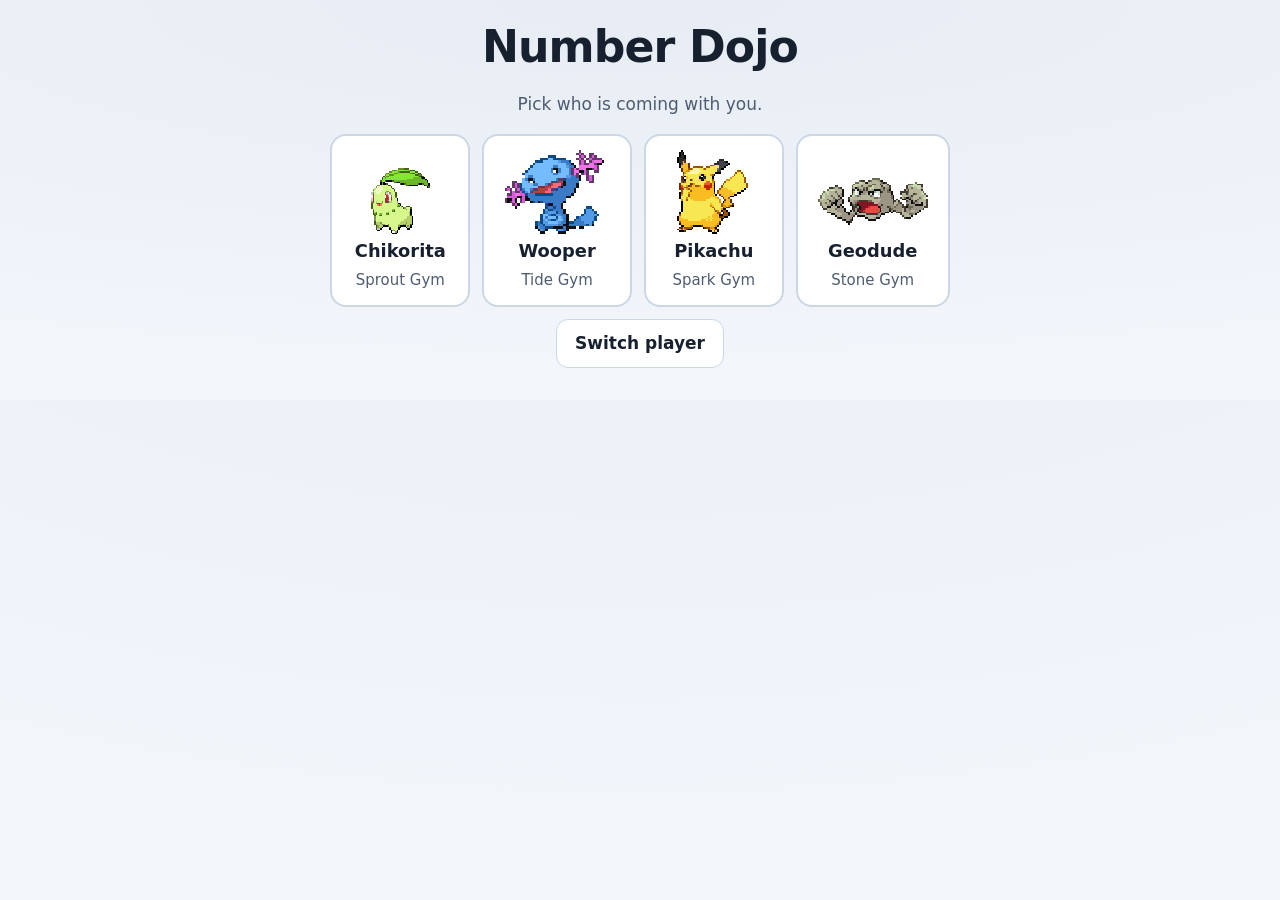
<file: index.html>
<!DOCTYPE html>
<html lang="en">
<head>
<meta charset="utf-8">
<meta name="viewport" content="width=device-width, initial-scale=1, viewport-fit=cover">
<title>Number Dojo: break a math problem into pieces</title>
<meta name="description" content="Third grade mental math, taught as twenty ways to break a problem into pieces you already know. Addition, subtraction, multiplication and division, one blank at a time.">
<meta name="theme-color" content="#101826">
<script>
  /* Resolve the theme before first paint so light mode never flashes dark. The
     key is rebuilt here rather than imported, because this has to be
     synchronous and js/state.js is a module; selftest.html checks the two
     spellings have not drifted apart. */
  (function () {
    var pref = 'auto';
    try {
      var slot = localStorage.getItem('nd.slot');
      if (slot !== '2' && slot !== '3') slot = '1';
      var key = slot === '1' ? 'nd.save.v1' : 'nd.save.v1.s' + slot;
      pref = (JSON.parse(localStorage.getItem(key) || '{}').theme) || 'auto';
    } catch (e) {}
    var light = pref === 'light' ||
      (pref !== 'dark' && window.matchMedia && window.matchMedia('(prefers-color-scheme: light)').matches);
    document.documentElement.dataset.theme = light ? 'light' : 'dark';
    if (light) {
      var bar = document.querySelector('meta[name="theme-color"]');
      if (bar) bar.setAttribute('content', '#f2f5fa');
    }
  })();
</script>
<link rel="stylesheet" href="css/dojo.css">
<link rel="manifest" href="manifest.json">
<meta name="apple-mobile-web-app-capable" content="yes">
<meta name="apple-mobile-web-app-title" content="Number Dojo">
<link rel="icon" href="data:image/svg+xml,<svg xmlns='http://www.w3.org/2000/svg' viewBox='0 0 32 32'><text y='26' font-size='26'>&#129518;</text></svg>">
</head>
<body data-hue="home">

<header id="topbar" class="hidden"></header>

<main id="app" class="screen"></main>

<div id="sheet" class="hidden" role="dialog" aria-modal="true">
  <div id="sheet-card">
    <button id="sheet-close" type="button" aria-label="Close">&times;</button>
    <div id="sheet-body"></div>
  </div>
</div>

<div id="toast" class="hidden" role="status"></div>
<div id="fx" aria-hidden="true"></div>

<script type="module" src="js/main.js"></script>
</body>
</html>
</file>
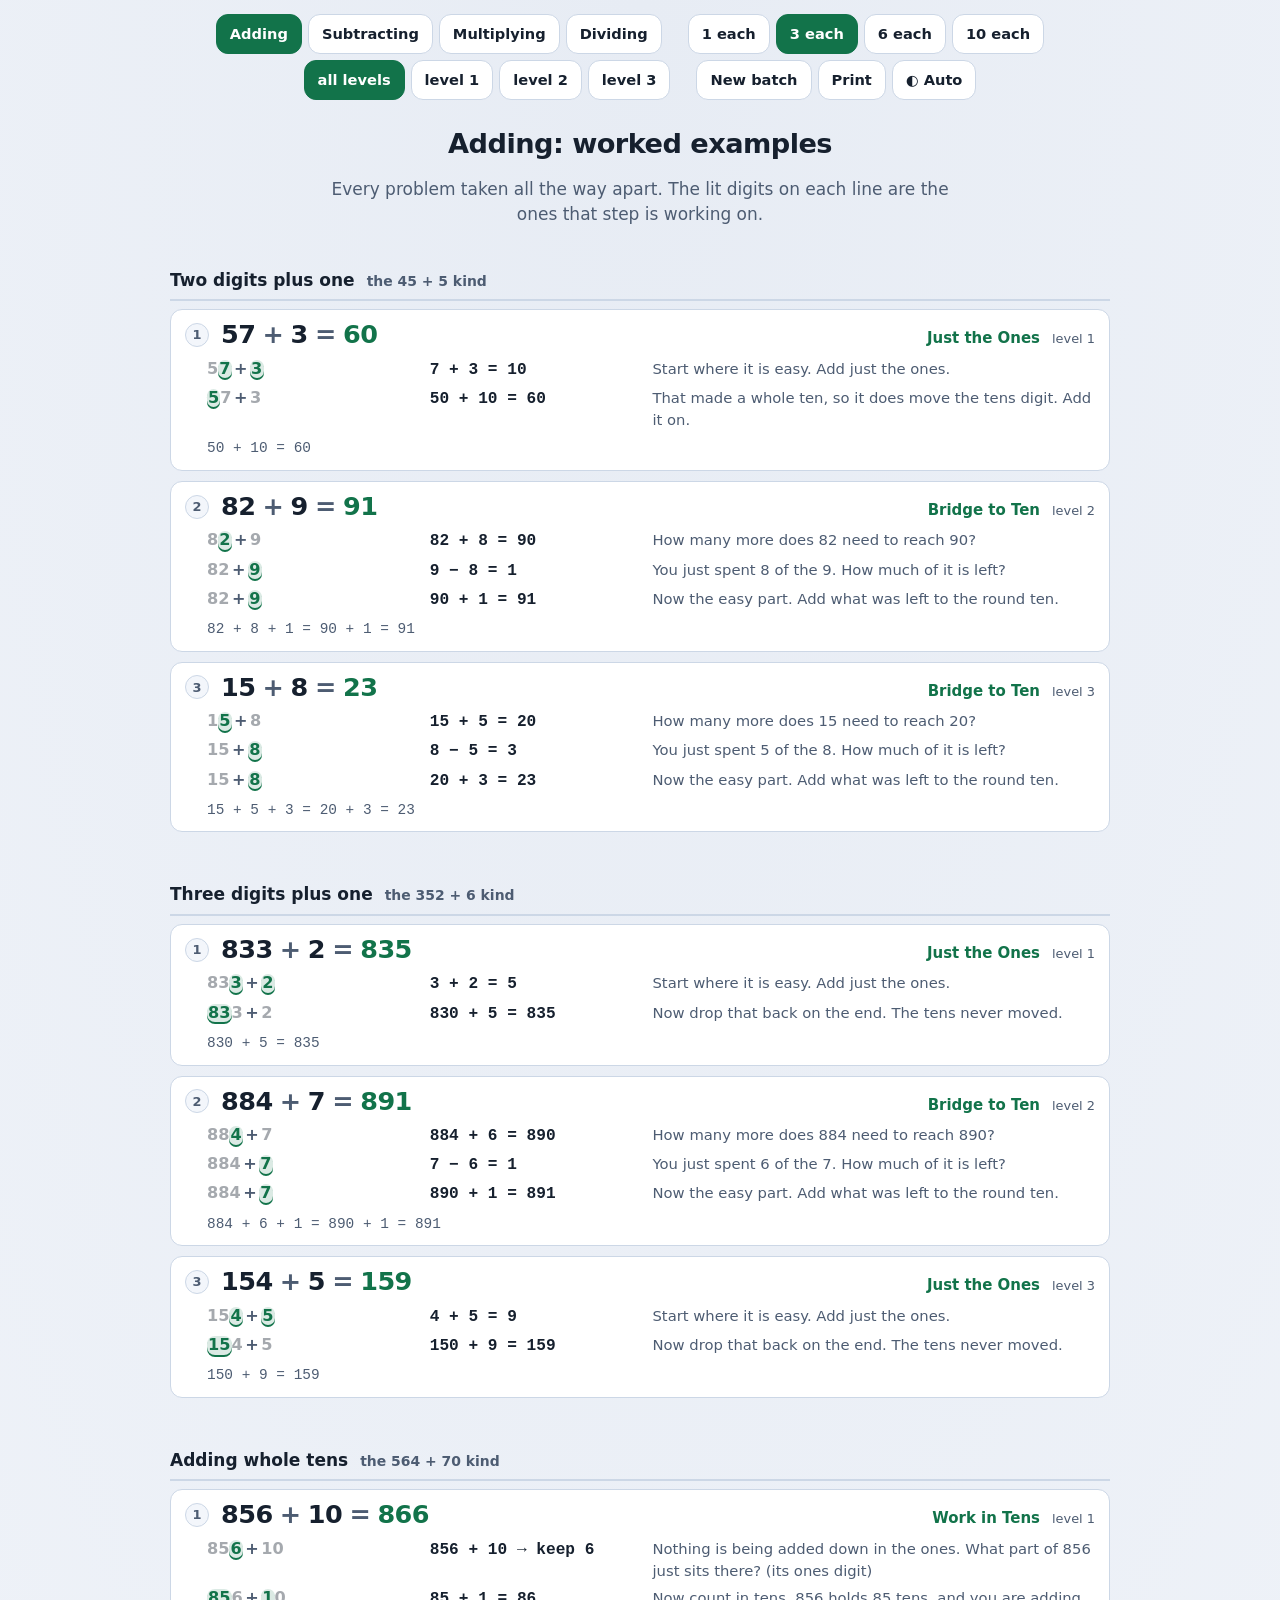
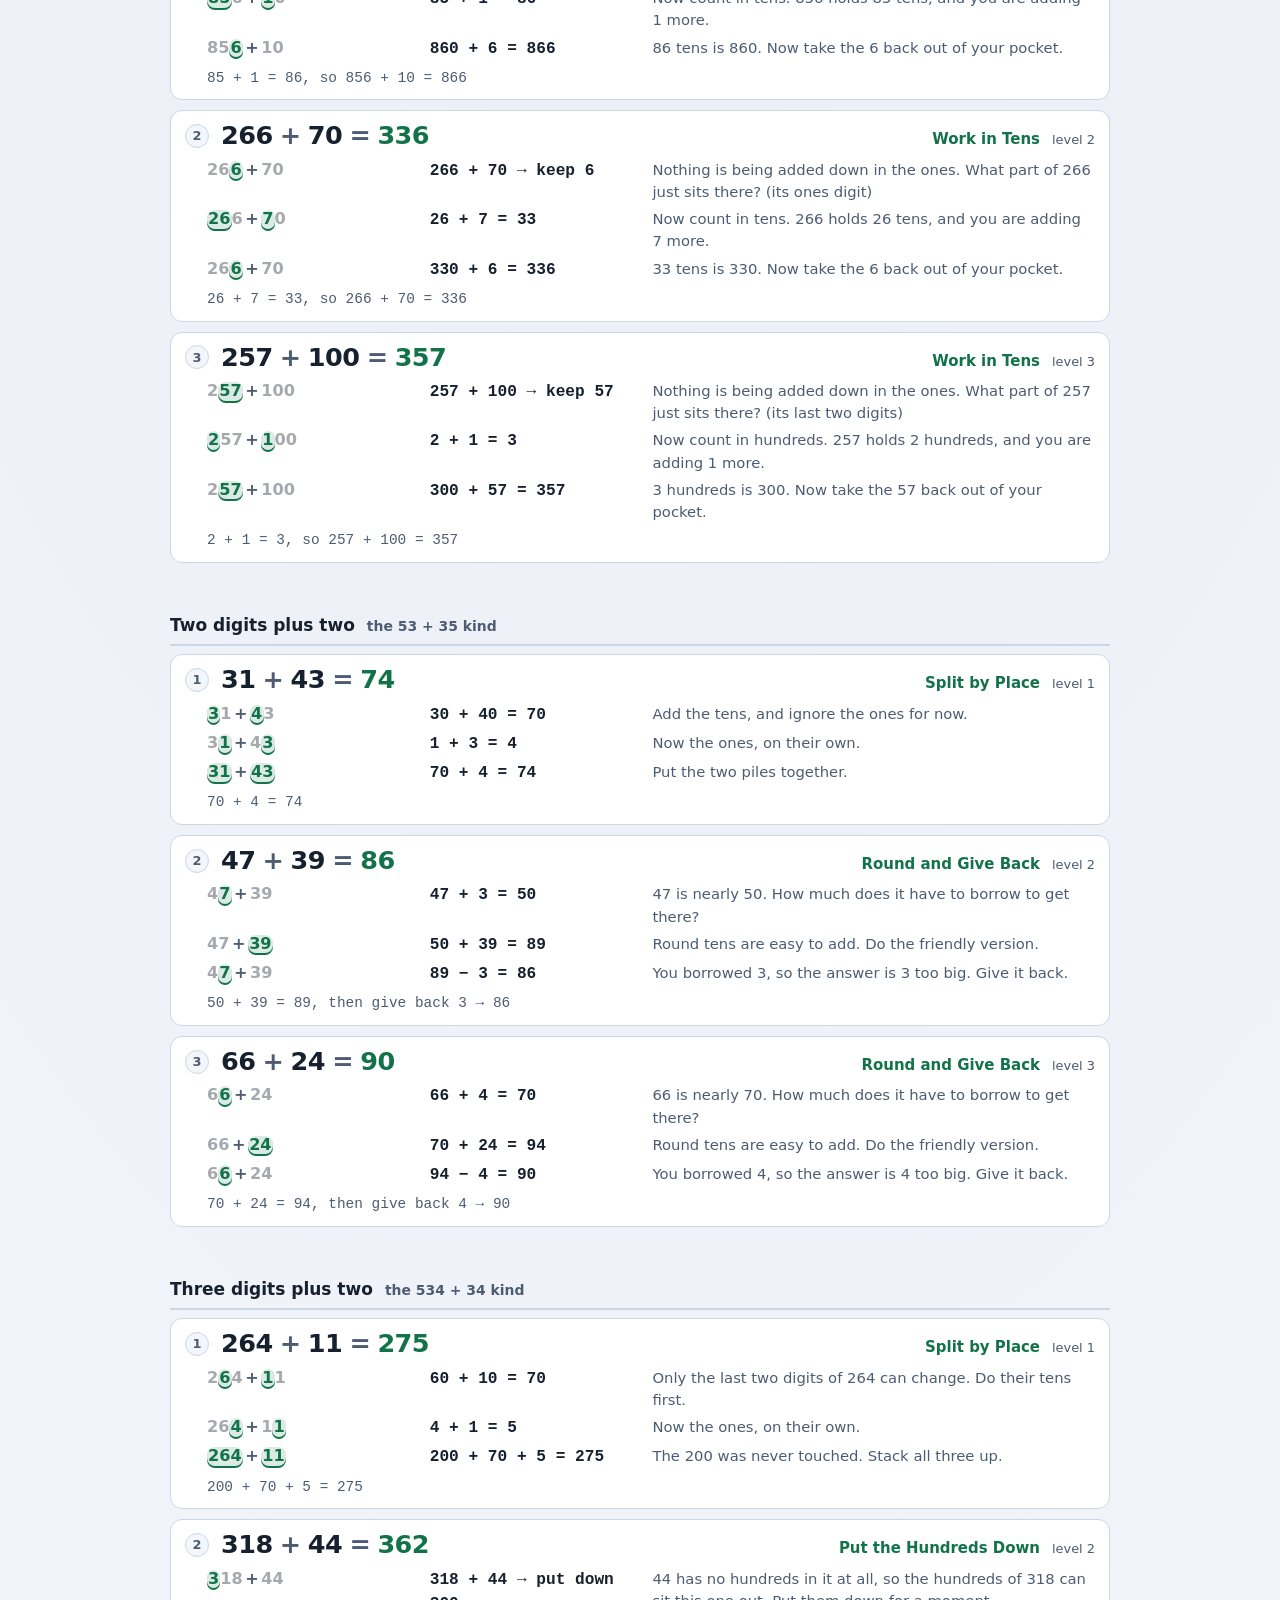
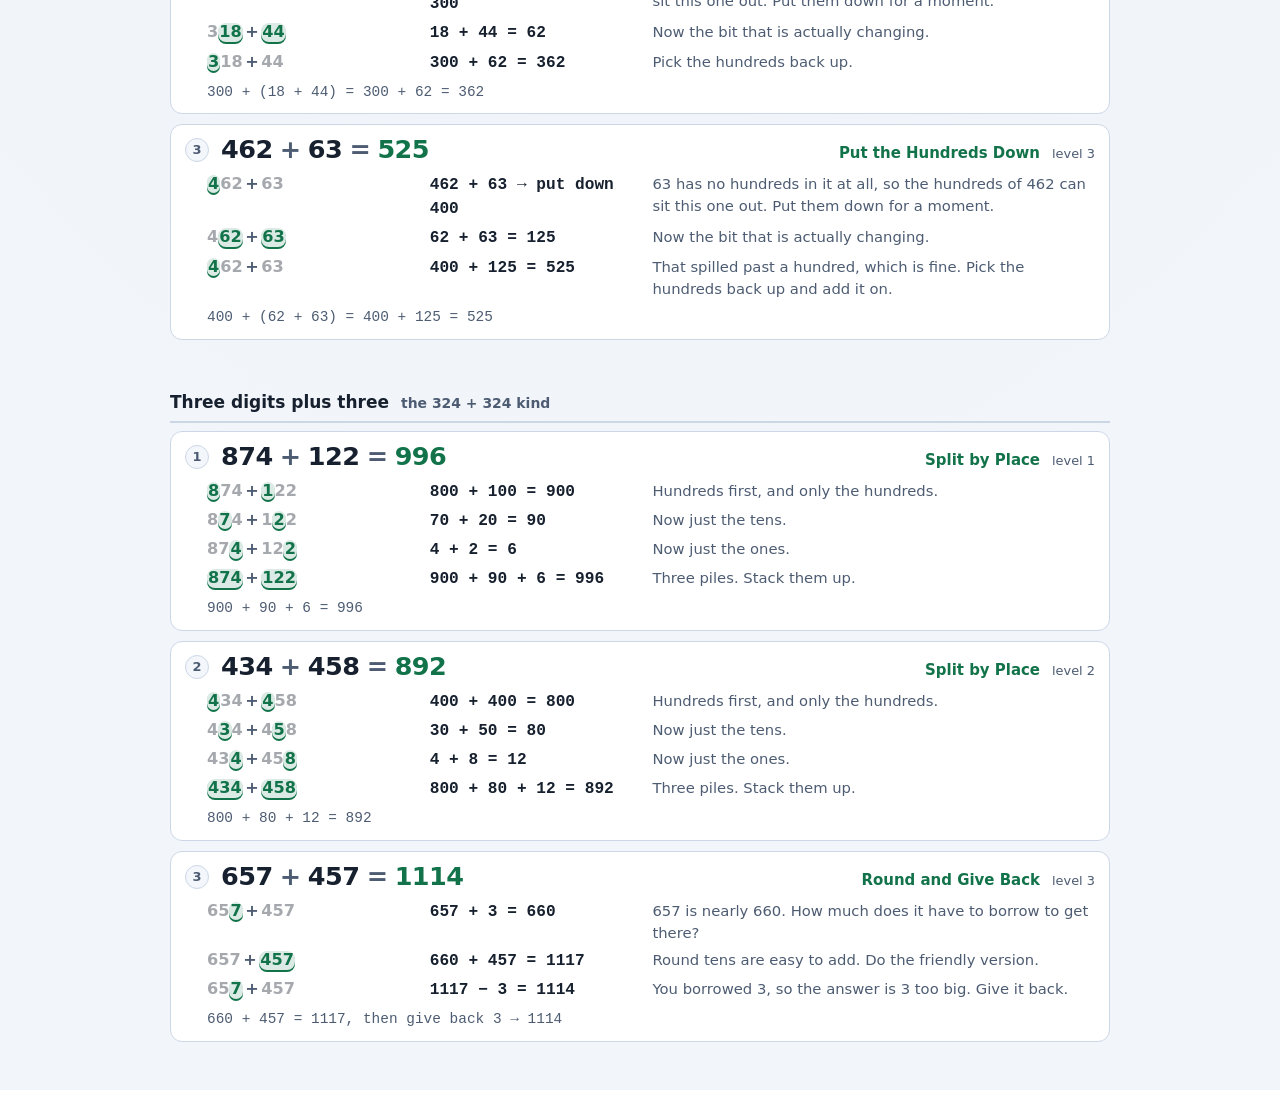
<file: examples.html>
<!DOCTYPE html>
<html lang="en">
<head>
<meta charset="utf-8">
<meta name="viewport" content="width=device-width, initial-scale=1, viewport-fit=cover">
<title>Number Dojo: worked examples</title>
<meta name="description" content="Fully worked step by step solutions for every kind of problem in Number Dojo. Printable.">
<meta name="theme-color" content="#101826">
<script>
  (function () {
    var pref = 'auto';
    try {
      var slot = localStorage.getItem('nd.slot');
      if (slot !== '2' && slot !== '3') slot = '1';
      var key = slot === '1' ? 'nd.save.v1' : 'nd.save.v1.s' + slot;
      pref = (JSON.parse(localStorage.getItem(key) || '{}').theme) || 'auto';
    } catch (e) {}
    var light = pref === 'light' ||
      (pref !== 'dark' && window.matchMedia && window.matchMedia('(prefers-color-scheme: light)').matches);
    document.documentElement.dataset.theme = light ? 'light' : 'dark';
    if (light) {
      var bar = document.querySelector('meta[name="theme-color"]');
      if (bar) bar.setAttribute('content', '#f2f5fa');
    }
  })();
</script>
<link rel="stylesheet" href="css/dojo.css">
<link rel="icon" href="data:image/svg+xml,<svg xmlns='http://www.w3.org/2000/svg' viewBox='0 0 32 32'><text y='26' font-size='26'>&#129518;</text></svg>">
</head>
<body data-hue="grass">
<main id="sheetpage" class="screen"></main>
<div id="toast" class="hidden" role="status"></div>
<div id="fx" aria-hidden="true"></div>
<script type="module" src="js/examples.js"></script>
</body>
</html>
</file>
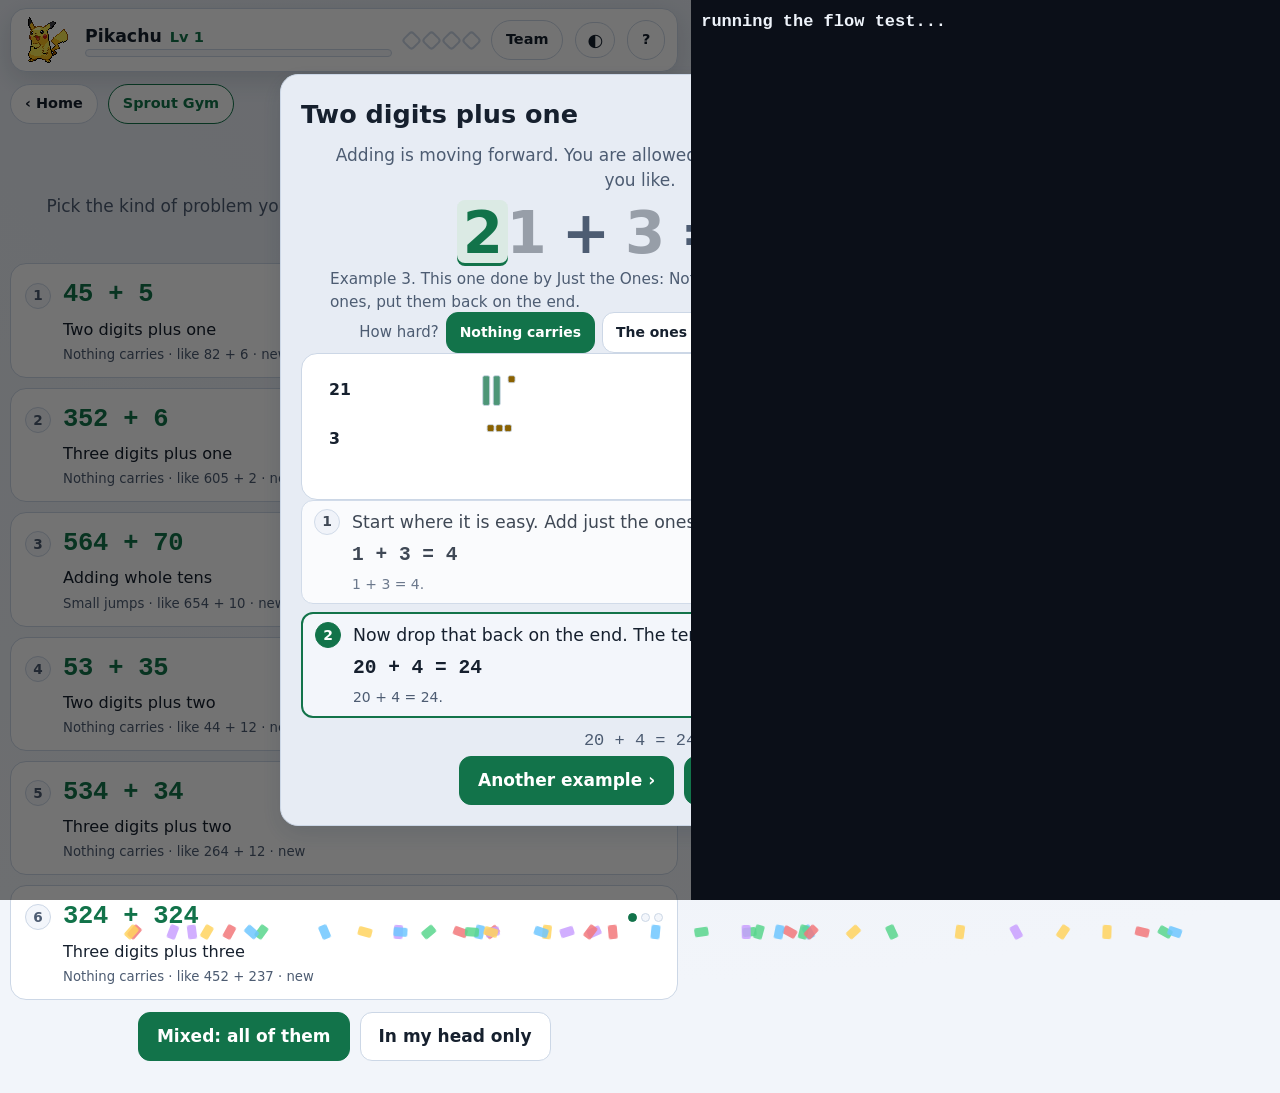
<file: flowtest.html>
<!DOCTYPE html>
<html lang="en">
<head>
<meta charset="utf-8">
<title>Number Dojo flow test</title>
<link rel="stylesheet" href="css/dojo.css">
<style>
  #report { position: fixed; right: 0; top: 0; bottom: 0; width: 46%; overflow: auto; z-index: 999;
            background: #0b0f18; color: #eef3fa; font: 12px/1.45 ui-monospace, Menlo, monospace; padding: 10px; }
  #report .f { color: #ff8a8d; font-weight: 700; }
  #report h2 { font-size: 1rem; margin: 0 0 6px; }
  #report .pass { color: #6ede8a; } body { padding-right: 47%; }
</style>
</head>
<body data-hue="home">
<div id="report"><h2>running the flow test...</h2></div>
<script type="module">
  /* The real page, markup and all, so this test cannot pass against a shell
     that has drifted away from index.html. */
  const html = await fetch('index.html').then(r => r.text());
  const doc = new DOMParser().parseFromString(html, 'text/html');
  const report = document.getElementById('report');
  for (const node of Array.from(doc.body.children)) {
    if (node.tagName === 'SCRIPT') continue;
    document.body.appendChild(document.importNode(node, true));
  }
  document.body.appendChild(report);

  const mod = await import('./js/flowtest.js');
  let out;
  try {
    out = await mod.run();
  } catch (e) {
    out = mod.report();
    out.fails++;
    out.log.push('FAIL threw: ' + (e && e.stack || e));
    document.documentElement.dataset.done = '1';
  }
  report.innerHTML = '<h2 class="' + (out.fails ? 'f' : 'pass') + '">' +
    (out.fails ? 'FAIL: ' + out.fails + ' problems' : 'PASS: ' + out.log.filter(l => l.startsWith('ok')).length + ' checks') +
    '</h2>' + out.log.map(l => '<div class="' + (l.startsWith('FAIL') ? 'f' : '') + '">' +
      l.replace(/[<>&]/g, c => ({ '<': '&lt;', '>': '&gt;', '&': '&amp;' }[c])) + '</div>').join('');
</script>
</body>
</html>
</file>
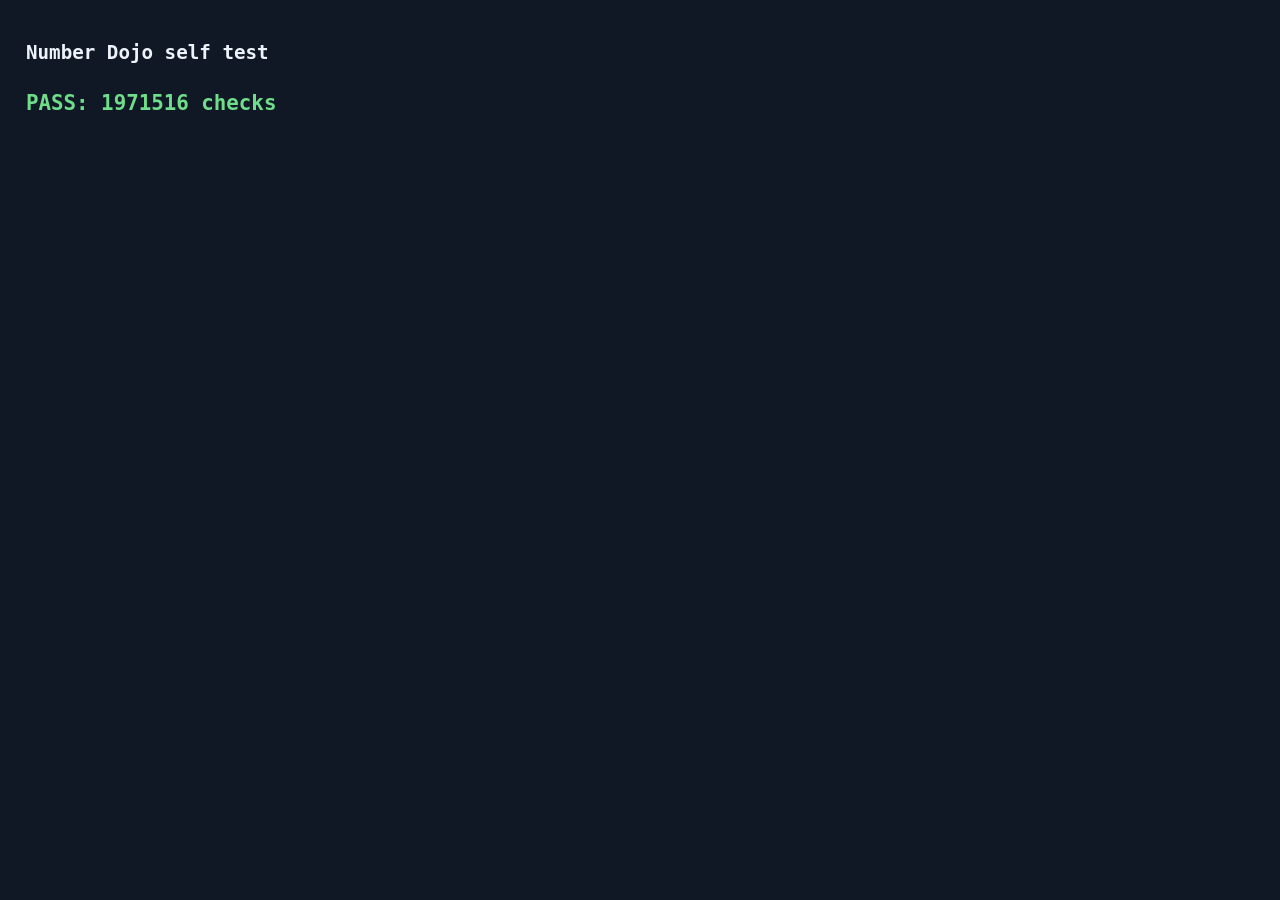
<file: selftest.html>
<!DOCTYPE html>
<html lang="en">
<head>
<meta charset="utf-8">
<title>Number Dojo self test</title>
<style>
  body { font: 15px/1.5 ui-monospace, Menlo, monospace; background: #101826; color: #eef3fa; padding: 18px; }
  h1 { font-size: 1.2rem; }
  .fail { color: #ff8a8d; }
  .good { color: #6ede8a; font-size: 1.3rem; font-weight: 700; }
  li { margin: 2px 0; }
</style>
</head>
<body>
<h1>Number Dojo self test</h1>
<div id="out">running...</div>
<script type="module">
  import { report, checkKeys, checkSprites, checkStyle } from './js/selftest.js';
  const out = document.getElementById('out');
  Promise.all([checkKeys(), checkSprites(), checkStyle()]).then(() => {
    const { pass, fails } = report();
    if (!fails.length) {
      out.innerHTML = '<p class="good">PASS: ' + pass + ' checks</p>';
    } else {
      out.innerHTML = '<p class="fail">FAIL: ' + fails.length + ' distinct faults, ' + pass + ' checks passed</p><ul class="fail">' +
        fails.slice(0, 80).map(f => '<li>' + f.replace(/[<>&]/g, c => ({ '<': '&lt;', '>': '&gt;', '&': '&amp;' }[c])) + '</li>').join('') +
        (fails.length > 80 ? '<li>... and ' + (fails.length - 80) + ' more</li>' : '') + '</ul>';
    }
    document.documentElement.dataset.done = '1';
  });
</script>
</body>
</html>
</file>
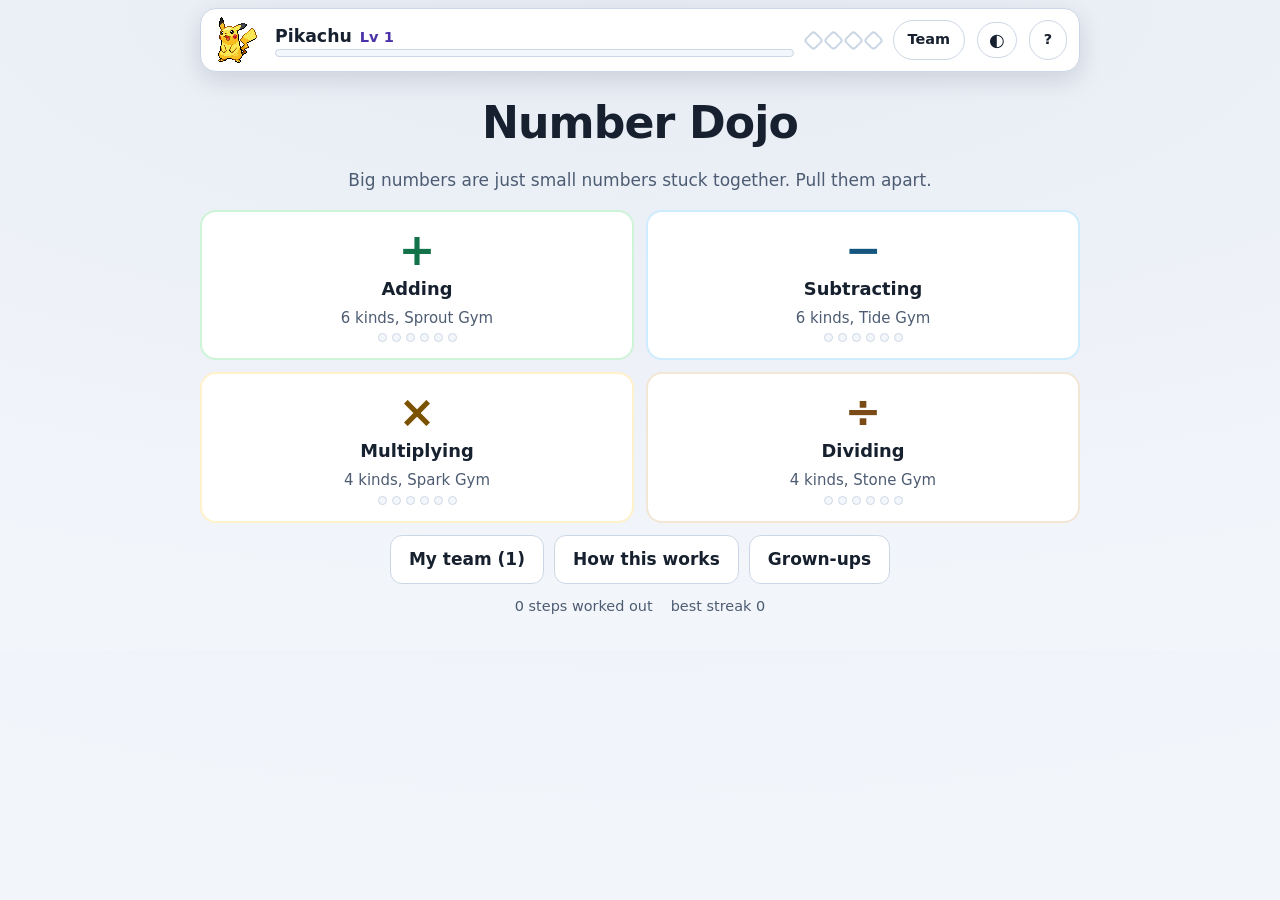
<file: shot.html>
<!DOCTYPE html><html lang="en"><head><meta charset="utf-8"><meta name="viewport" content="width=device-width, initial-scale=1"><title>shot</title>
<link rel="stylesheet" href="css/dojo.css"></head><body data-hue="home">
<script type="module">
const P = new URLSearchParams(location.search);
const html = await fetch('index.html').then(r => r.text());
const doc = new DOMParser().parseFromString(html, 'text/html');
for (const n of Array.from(doc.body.children)) if (n.tagName !== 'SCRIPT') document.body.appendChild(document.importNode(n, true));
const St = await import('./js/state.js');
St.setSlot('3'); localStorage.removeItem('nd.save.v1.s3'); St.load();
const S = St.S;
if (P.get('seed')) { S.buddy='pikachu'; S.team=['pikachu','chikorita','wooper','magikarp','marill']; S.level=6; S.xp=14; S.badges=['add']; S.sessions={add:3,mul:1}; S.shownStage=1; S.lv={'add.scale':2,'mul.distribute':2}; S.steps=214; S.best=19; St.save(); }
if (P.get('theme')) { S.theme = P.get('theme'); St.save(); }
// ?lv=2 puts every rung on that difficulty, for screenshots and the width sweep
if (P.get('lv')) { const {SHAPES} = await import('./js/shapes.js');
                   for (const sh of SHAPES) S.lv[sh.id] = +P.get('lv'); St.save(); }
await import('./js/main.js');
const sleep = ms => new Promise(r=>setTimeout(r,ms));
const $$ = s => Array.from(document.querySelectorAll(s));
const btn = t => $$('button').find(b=>b.textContent.trim()===t) || $$('button').find(b=>b.textContent.includes(t));
const want = P.get('at') || 'home';
await sleep(80);
if (want !== 'pick' && !document.querySelector('.gyms')) { $$('.choice').find(c=>c.textContent.includes('Pikachu')).click(); await sleep(150); }
const { peek } = await import('./js/solve.js');
async function tap(n){ for (const ch of String(n)) { $$('.key').find(b=>b.textContent===ch).click(); await sleep(10); } }
if (want.startsWith('gym')) { $$('.gym')[+want.slice(3)].click(); await sleep(150); }
if (want.startsWith('demo')) { $$('.gym')[+want.slice(4,5)].click(); await sleep(120); $$('.movecard')[+want.slice(5,6)].click(); await sleep(120);
  // ?method=keep re-rolls until the walkthrough picks that method
  const wantMethod = P.get('method');
  if (wantMethod) { for (let i=0;i<40;i++){ if (document.querySelector('.stratline').textContent.toLowerCase().includes(wantMethod.toLowerCase())) break;
                                            // the re-roll button only exists on a finished walkthrough
                                            const skip=btn('All of it at once'); if(skip) { skip.click(); await sleep(50); }
                                            const a=btn('Another example'); if(!a)break; a.click(); await sleep(60); } }
  const clicks = want.length > 6 ? +want.slice(6) : 9;
  for(let i=0;i<clicks;i++){const b=btn('Show me the first step')||btn('Then what?'); if(!b||b.disabled)break; b.click(); await sleep(40);} }
if (want.startsWith('solve')) { const g=+want.slice(5,6), m=+want.slice(6,7), st=+(want.slice(7)||0);
  $$('.gym')[g].click(); await sleep(120); $$('.movecard')[m].click(); await sleep(120); btn('I will try it').click(); await sleep(200);
  for(let i=0;i<st;i++){ await tap(peek().step.answer); await sleep(400); } }
if (want === 'reward') { $$('.gym')[2].click(); await sleep(120); btn('Mixed training').click(); await sleep(200);
  for(let n=0;n<5;n++){ while(peek().step){ await tap(peek().step.answer); await sleep(360);} await sleep(120); (btn('Next one')||btn('Finish the run')).click(); await sleep(200);} }
if (want === 'team') { btn('My team').click(); await sleep(150); }
await sleep(300);
document.documentElement.dataset.done='1';
</script></body></html>
</file>
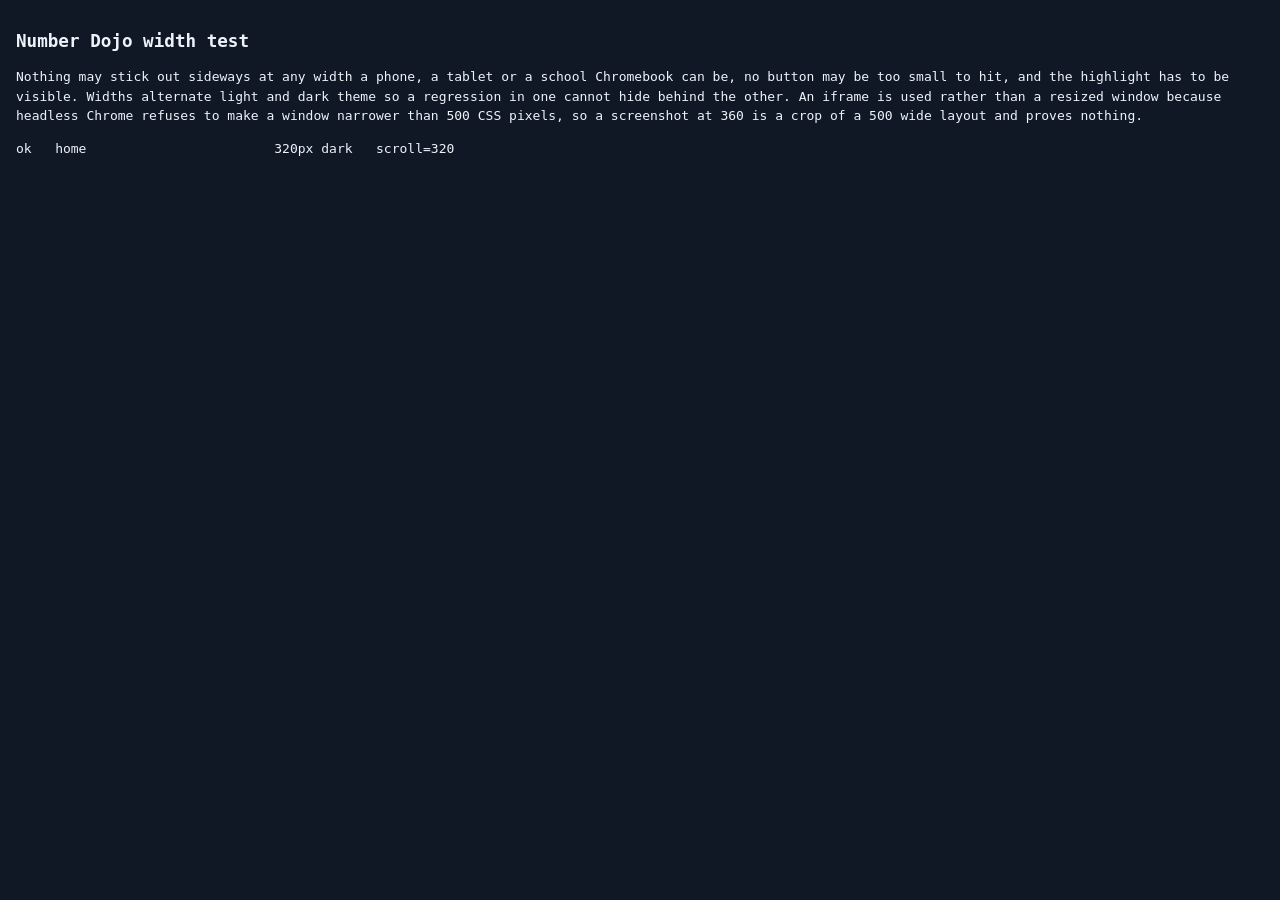
<file: widthtest.html>
<!DOCTYPE html>
<html lang="en">
<head>
<meta charset="utf-8">
<title>Number Dojo width test</title>
<style>
  body { font: 13px/1.5 ui-monospace, Menlo, monospace; background: #101826; color: #eef3fa; padding: 16px; margin: 0; }
  h1 { font-size: 1.1rem; }
  .f { color: #ff8a8d; } .p { color: #6ede8a; }
  #frames { position: absolute; left: -9999px; top: 0; }
  pre { white-space: pre-wrap; }
</style>
</head>
<body>
<h1>Number Dojo width test</h1>
<p>Nothing may stick out sideways at any width a phone, a tablet or a school Chromebook can be, no button may be too small to hit, and the highlight has to be visible. Widths alternate light and dark theme so a regression in one cannot hide behind the other. An iframe is used rather than a resized window because headless Chrome refuses to make a window narrower than 500 CSS pixels, so a screenshot at 360 is a crop of a 500 wide layout and proves nothing.</p>
<pre id="out">running...</pre>
<div id="frames"></div>
<script type="module">
  /* Every width worth caring about: the narrowest phone still in use, the
     common ones, a tablet, and the point either side of the 620px break. */
  const WIDTHS = [320, 360, 390, 414, 430, 600, 640, 768, 900, 1200];
  const SCREENS = ['home', 'gym0', 'solve212', 'team', 'demo10'];
  /* The worked examples page is its own document, not a state of the app. */
  const PAGES = ['examples.html?op=add&n=2', 'examples.html?op=div&n=2'];
  const out = document.getElementById('out');
  const log = [];
  let fails = 0;

  for (const at of SCREENS.concat(PAGES)) {
    for (const w of WIDTHS) {
      const theme = (WIDTHS.indexOf(w) % 2) ? 'light' : 'dark';
      const f = document.createElement('iframe');
      f.style.cssText = 'width:' + w + 'px;height:1500px;border:0';
      f.src = at.indexOf('.html') >= 0 ? at + '&w=' + w + '&theme=' + theme
                                       : 'shot.html?at=' + at + '&seed=1&w=' + w + '&theme=' + theme;
      document.getElementById('frames').appendChild(f);
      await new Promise(r => { f.onload = r; setTimeout(r, 8000); });
      await new Promise(r => setTimeout(r, 900));
      const d = f.contentDocument, cw = f.contentWindow;
      const bad = [];
      let tiny = 0;
      for (const e of d.querySelectorAll('body *')) {
        const r = e.getBoundingClientRect();
        if (r.width === 0 && r.height === 0) continue;
        if (r.right > cw.innerWidth + 0.5 || r.left < -0.5) {
          bad.push(e.tagName.toLowerCase() + '.' + (e.className.baseVal !== undefined ? e.className.baseVal : e.className).split(' ')[0] + '@' + r.left.toFixed(0) + '..' + r.right.toFixed(0));
        }
        /* Tap targets. Anything he is meant to hit with a finger has to be big
           enough to hit with a finger. */
        if (e.tagName === 'BUTTON' && r.height > 0 && r.height < 34) tiny++;
      }
      /* The highlight has to be actually visible, not merely present in the
         DOM. It once lived entirely inside the first frame of an animation, so
         the element was there, carried the right class, and showed nothing. */
      let invisible = '';
      const litEl = d.querySelector('.bigsum .lit');
      if (litEl) {
        const cs = cw.getComputedStyle(litEl);
        const transparent = v => !v || /rgba\(0, 0, 0, 0\)|\/ 0\)|^none$/.test(v);
        if (transparent(cs.boxShadow) && transparent(cs.backgroundColor)) {
          invisible = 'lit digits have no background and no underline (' + cs.backgroundColor + ' / ' + cs.boxShadow + ')';
        }
      }

      const overflow = d.documentElement.scrollWidth > cw.innerWidth + 0.5;
      const okRow = !bad.length && !overflow && !tiny && !invisible;
      if (!okRow) fails++;
      log.push((okRow ? 'ok   ' : 'FAIL ') + at.padEnd(26) + String(w).padStart(5) + 'px ' + theme.padEnd(6) + ' scroll=' + d.documentElement.scrollWidth +
        (bad.length ? '  sticking out: ' + bad.slice(0, 3).join(' ') : '') +
        (tiny ? '  ' + tiny + ' buttons under 34px tall' : '') +
        (invisible ? '  ' + invisible : ''));
      f.remove();
      out.textContent = log.join('\n');
    }
  }
  out.innerHTML = '<b class="' + (fails ? 'f' : 'p') + '">' + (fails ? 'FAIL: ' + fails + ' of ' + log.length : 'PASS: ' + log.length + ' layouts') + '</b>\n' +
    log.map(l => l.startsWith('FAIL') ? '<span class="f">' + l + '</span>' : l).join('\n');
  document.documentElement.dataset.done = '1';
</script>
</body>
</html>
</file>
<file: css/dojo.css>
/* Number Dojo. One stylesheet, two themes, no frameworks.

   The type is big on purpose. This is read by an eight year old on a laptop he
   is leaning away from, and the working out is the content, so the numbers are
   the largest thing on the page and everything else gets out of their way.

   Each gym recolors the page through --key, set from body[data-hue], so the
   Spark Gym feels different from the Tide Gym without four stylesheets. */

:root {
  --bg: #101826;
  --bg2: #16202f;
  --card: #1b2739;
  --card2: #223046;
  --ink: #eef3fa;
  --ink-dim: #a3b3c9;
  --line: #2e4058;
  --key: #58d68d;
  --key-ink: #06231a;
  --gold: #ffd45e;
  --rose: #ff8a8d;
  --sky: #6ec6ff;
  --focus: #ffd45e;
  --shadow: 0 12px 34px rgba(0, 0, 0, .45);
  --radius: 16px;
}

html[data-theme="light"] {
  --bg: #f2f5fa;
  --bg2: #e7ecf4;
  --card: #ffffff;
  --card2: #f3f6fb;
  --ink: #16202e;
  --ink-dim: #4d5c72;
  --line: #ccd7e6;
  --key: #12734a;
  --key-ink: #ffffff;
  --gold: #8a6100;
  --rose: #b4262a;
  --sky: #14567f;
  --focus: #7a4a00;
  --shadow: 0 8px 24px rgba(24, 40, 64, .14);
}

/* Gym colors. Contrast is checked against both backgrounds: the dark values
   are the bright ones and the light theme overrides them below. */
body[data-hue="grass"]    { --key: #6ede8a; --key-ink: #08240f; }
body[data-hue="water"]    { --key: #6ec6ff; --key-ink: #052033; }
body[data-hue="electric"] { --key: #ffd45e; --key-ink: #2b2000; }
body[data-hue="rock"]     { --key: #d9b382; --key-ink: #2a1c08; }
body[data-hue="home"]     { --key: #b39cff; --key-ink: #16093a; }
html[data-theme="light"] .bigsum .lit { background: color-mix(in srgb, var(--key) 15%, #fff); }
html[data-theme="light"] body[data-hue="grass"]    { --key: #12734a; --key-ink: #fff; }
html[data-theme="light"] body[data-hue="water"]    { --key: #14567f; --key-ink: #fff; }
html[data-theme="light"] body[data-hue="electric"] { --key: #7a5200; --key-ink: #fff; }
html[data-theme="light"] body[data-hue="rock"]     { --key: #7a4b17; --key-ink: #fff; }
html[data-theme="light"] body[data-hue="home"]     { --key: #4b32a8; --key-ink: #fff; }

* { box-sizing: border-box; }
html, body {
  margin: 0; min-height: 100%;
  background: radial-gradient(120% 90% at 50% 0%, var(--bg2), var(--bg));
  color: var(--ink);
  font: 17px/1.5 ui-rounded, "Nunito", "Segoe UI", system-ui, -apple-system, sans-serif;
  -webkit-text-size-adjust: 100%;
}
body { display: flex; flex-direction: column; align-items: center; padding: 8px 10px 32px; overscroll-behavior-y: contain; }
.hidden { display: none !important; }
button { font: inherit; color: inherit; }
:focus-visible { outline: 3px solid var(--focus); outline-offset: 2px; border-radius: 8px; }

/* --------------------------------------------------------------- top bar --- */
#topbar {
  /* Wraps rather than overflows. On a 320px phone the buddy and the XP bar keep
     the first line and the chips drop to a second, which is better than any of
     them being unreachable off the right edge. */
  width: 100%; max-width: 880px; display: flex; align-items: center; gap: 12px; flex-wrap: wrap;
  background: var(--card); border: 1px solid var(--line); border-radius: var(--radius);
  padding: 8px 12px; margin-bottom: 12px; box-shadow: var(--shadow);
}
#topbar .sprite.small { height: 46px; width: auto; cursor: pointer; }
.tinfo { flex: 1 1 90px; min-width: 90px; }
.trow { display: flex; align-items: baseline; gap: 8px; }
.trow b { font-size: 1.02rem; }
.lvl { color: var(--key); font-weight: 700; font-size: .86rem; }
.bar { height: 8px; background: var(--card2); border-radius: 99px; overflow: hidden; border: 1px solid var(--line); }
.bar-fill { display: block; height: 100%; background: var(--key); transition: width .4s ease; }
.badges { display: flex; gap: 5px; }
.badge { width: 15px; height: 15px; border-radius: 4px; border: 2px solid var(--line); background: transparent; transform: rotate(45deg); }
.badge.won { border-color: transparent; box-shadow: 0 0 10px rgba(255, 212, 94, .5); }
.badge.b-grass.won { background: #6ede8a; } .badge.b-water.won { background: #6ec6ff; }
.badge.b-electric.won { background: #ffd45e; } .badge.b-rock.won { background: #d9b382; }

/* ---------------------------------------------------------------- screen --- */
.screen { width: 100%; max-width: 880px; display: flex; flex-direction: column; align-items: stretch; gap: 12px; }
.title { font-size: clamp(1.7rem, 6vw, 2.6rem); margin: 6px 0 0; text-align: center; letter-spacing: -.02em; }
.title.small { font-size: clamp(1.2rem, 4vw, 1.6rem); }
.kicker, .idea { text-align: center; color: var(--ink-dim); margin: 0 0 4px; }
.idea { max-width: 620px; margin: 0 auto 6px; }
.stats { display: flex; gap: 18px; justify-content: center; color: var(--ink-dim); font-size: .85rem; }

/* ----------------------------------------------------------------- gyms ---- */
.gyms { display: grid; grid-template-columns: repeat(2, 1fr); gap: 12px; }
.gym {
  background: var(--card); border: 2px solid var(--line); border-radius: var(--radius);
  padding: 16px 12px; cursor: pointer; text-align: center; display: flex; flex-direction: column;
  align-items: center; gap: 4px; transition: transform .12s ease, border-color .12s ease;
}
.gym:hover, .gym:focus-visible { transform: translateY(-3px); }
.gym.g-grass { border-color: #6ede8a55; } .gym.g-water { border-color: #6ec6ff55; }
.gym.g-electric { border-color: #ffd45e55; } .gym.g-rock { border-color: #d9b38255; }
.gsign { font-size: 2.6rem; line-height: 1; font-weight: 800; }
.gym.g-grass .gsign { color: #6ede8a; } .gym.g-water .gsign { color: #6ec6ff; }
.gym.g-electric .gsign { color: #ffd45e; } .gym.g-rock .gsign { color: #d9b382; }
html[data-theme="light"] .gym.g-grass .gsign { color: #12734a; }
html[data-theme="light"] .gym.g-water .gsign { color: #14567f; }
html[data-theme="light"] .gym.g-electric .gsign { color: #7a5200; }
html[data-theme="light"] .gym.g-rock .gsign { color: #7a4b17; }
.gname { font-weight: 800; font-size: 1.05rem; }
.gwhat { color: var(--ink-dim); font-size: .88rem; }
.gbadge { color: var(--gold); font-size: .8rem; font-weight: 700; }

/* ------------------------------------------------------------- move list --- */
.moves { display: grid; gap: 10px; }
.movecard {
  background: var(--card); border: 1px solid var(--line); border-radius: var(--radius);
  padding: 12px 14px; text-align: left; cursor: pointer; display: grid; gap: 3px;
  transition: border-color .12s ease, transform .12s ease;
}
.movecard:hover, .movecard:focus-visible { border-color: var(--key); transform: translateX(3px); }
.mtop { display: flex; align-items: baseline; gap: 10px; flex-wrap: wrap; }
.mmove { color: var(--key); font-size: 1.06rem; }
.mname { color: var(--ink-dim); font-size: .88rem; }
.mlv { margin-left: auto; display: flex; gap: 4px; }
.mblurb { font-size: .93rem; }
.mex { font-family: ui-monospace, "SFMono-Regular", Menlo, monospace; color: var(--ink-dim); font-size: .9rem; }
.mdone { font-size: .78rem; color: var(--ink-dim); }

/* A rung of the ladder. The example IS the label: "45 + 5" tells him what he is
   about to practice faster than any sentence can, so it gets the big type and
   the plain-English name sits underneath it. */
.movecard.rung .mtop { gap: 12px; align-items: center; }
.rnum {
  flex: none; width: 26px; height: 26px; border-radius: 99px;
  background: var(--card2); border: 1px solid var(--line);
  display: grid; place-items: center; font-size: .8rem; font-weight: 800; color: var(--ink-dim);
}
.rex {
  font-family: ui-monospace, "SFMono-Regular", Menlo, monospace;
  font-size: clamp(1.15rem, 4vw, 1.5rem); font-weight: 800; letter-spacing: -.01em;
  font-variant-numeric: tabular-nums; color: var(--key);
}
.movecard.rung .mblurb { color: var(--ink); font-size: .95rem; padding-left: 38px; }
.movecard.rung .mdone { padding-left: 38px; }

.pips { display: flex; gap: 5px; justify-content: center; }
.pips.big .pip { width: 14px; height: 14px; }
.pip { width: 9px; height: 9px; border-radius: 99px; background: var(--card2); border: 1px solid var(--line); display: block; }
.pip.on { background: var(--key); border-color: var(--key); }

/* ---------------------------------------------------------------- solve ---- */
.solve-head { display: flex; align-items: center; gap: 10px; }
.runpips { margin-left: auto; }
.chip {
  background: var(--card); border: 1px solid var(--line); border-radius: 99px;
  /* At least 36px tall. widthtest.html holds the line: these are hit with a
     finger, and 27px was not a target, it was a dare. */
  padding: 8px 14px; min-height: 36px; cursor: pointer; font-size: .85rem; font-weight: 700;
  display: inline-flex; align-items: center;
}
.chip.move { color: var(--key); border-color: var(--key); cursor: default; }
.chip.ghost:hover { border-color: var(--key); }
.chip.theme { font-size: 1.05rem; padding: 8px 11px; line-height: 1; }
.problem { text-align: center; }
.bigsum {
  font-size: clamp(2.1rem, 9vw, 3.4rem); font-weight: 800; letter-spacing: -.02em;
  font-variant-numeric: tabular-nums; line-height: 1.15;
}
.bigsum.win { color: var(--key); }

/* The problem, with the part this step is working on lit up.
   Everything else is pushed back rather than hidden, because he still has to
   see the whole problem to know where the lit bit sits inside it. */
.bigsum .operand { white-space: nowrap; }
.bigsum .oper { margin: 0 .28em; color: var(--ink-dim); }
.bigsum .qmark { color: var(--key); }
.bigsum .answer { color: var(--key); }
.bigsum .dimd { opacity: .38; transition: opacity .25s ease; }
.bigsum .lit {
  color: var(--key);
  background: color-mix(in srgb, var(--key) 20%, transparent);
  /* Inset, so the underline costs no layout and cannot nudge the baseline of
     the digits either side of it. */
  box-shadow: inset 0 -3px 0 0 var(--key);
  border-radius: 8px;
  padding: 0 .1em;
  margin: 0 -.02em;
  animation: pickup .38s ease;
  display: inline-block;
}
/* The animation moves the digits and nothing else. It used to clear the
   background and the underline on its first frame, which meant the highlight
   did not exist until the animation had finished: invisible in a paused tab, in
   a headless render, and for the fraction of a second that matters most. */
@keyframes pickup {
  0%   { transform: translateY(0)    scale(1); }
  45%  { transform: translateY(-6px) scale(1.14); }
  100% { transform: translateY(0)    scale(1); }
}
.crumb { color: var(--ink-dim); font-size: .85rem; }
.stratline { color: var(--ink-dim); font-size: .9rem; max-width: 620px; margin: 2px auto 0; }
.sumwrap { min-height: 3.4rem; display: grid; place-items: center; }
.recap {
  font-family: ui-monospace, "SFMono-Regular", Menlo, monospace;
  text-align: center; color: var(--ink-dim); font-size: 1rem; padding: 2px 0;
}

/* ---------------------------------------------------------------- board ---- */
.boardwrap { background: var(--card); border: 1px solid var(--line); border-radius: var(--radius); padding: 6px; }
.boardwrap.empty { display: none; }
svg.board { width: 100%; height: auto; display: block; max-height: 260px; }
svg.board .axis, svg.board .tick { stroke: var(--line); stroke-width: 2; }
svg.board .tickno { fill: var(--ink-dim); font-size: 15px; text-anchor: middle; font-family: inherit; }
svg.board .arc { stroke: var(--key); stroke-width: 3; fill: none; stroke-linecap: round; }
svg.board .dot { fill: var(--key); }
svg.board .jlabel { fill: var(--ink); font-size: 17px; font-weight: 800; text-anchor: middle; font-family: inherit; }
svg.board .plabel, svg.board .alabel { fill: var(--ink); font-size: 18px; font-weight: 800; font-family: inherit; text-anchor: middle; }
svg.board .plabel { text-anchor: start; }
svg.board .ainner { fill: var(--ink); font-size: 17px; font-weight: 700; text-anchor: middle; font-family: inherit; }
svg.board .jump { animation: fadein .35s ease both; }
svg.board .start .dot { fill: var(--ink-dim); }
svg.board .start .jlabel { fill: var(--ink-dim); font-size: 15px; }
svg.board .blk { stroke: var(--line); }
svg.board .blk.hund { fill: color-mix(in srgb, var(--key) 55%, transparent); }
svg.board .blk.ten  { fill: color-mix(in srgb, var(--key) 75%, transparent); }
svg.board .blk.one  { fill: var(--gold); }
svg.board .arect { fill: color-mix(in srgb, var(--key) 26%, transparent); stroke: var(--key); stroke-width: 2; }
svg.board .arect.a1 { fill: color-mix(in srgb, var(--gold) 26%, transparent); stroke: var(--gold); }
svg.board .arect.a2 { fill: color-mix(in srgb, var(--sky) 26%, transparent); stroke: var(--sky); }
svg.board .grid { stroke: var(--line); stroke-width: 1; opacity: .55; }
svg.board .apart.dim .arect { opacity: .28; }
svg.board .ring { fill: none; stroke: var(--key); stroke-width: 2; stroke-dasharray: 5 4; }
svg.board .pip { fill: var(--key); }
svg.board .pip.over { fill: var(--rose); }
svg.board .grp.dim { opacity: .3; }
@keyframes fadein { from { opacity: 0; transform: translateY(6px); } to { opacity: 1; transform: none; } }

/* ----------------------------------------------------------------- work ---- */
.work { display: grid; gap: 8px; }
.wrow {
  display: flex; gap: 12px; align-items: center;
  background: var(--card); border: 1px solid var(--line); border-radius: 12px; padding: 8px 12px;
}
.wrow.done { opacity: .8; }
.wrow.live { border-color: var(--key); border-width: 2px; align-items: flex-start; background: var(--card2); }
.wrow.told { box-shadow: inset 0 0 0 2px var(--gold); }
/* The step just uncovered in a walkthrough. Same treatment as the live blank on
   the solve screen, so "the one you are on" looks the same whether he is
   watching it done or doing it. Marked by border and colour rather than by
   dimming its neighbours, because fading text he still has to read back is a
   poor trade. */
.wrow.just { border-color: var(--key); border-width: 2px; background: var(--card2); opacity: 1; animation: uncover .32s ease; }
.wrow.just .wn { background: var(--key); color: var(--key-ink); border-color: var(--key); }
/* A nested step: the smaller problem opened up inside the step that needed it.
   Indented and hung off a rule so the shape of the working is visible at a
   glance, rather than reading as one long undifferentiated list. */
.wrow.sub {
  margin-left: 26px;
  border-left: 3px solid var(--key);
  border-radius: 6px 12px 12px 6px;
  background: var(--bg2);
}
.wrow.sub .wn { width: 30px; font-size: .72rem; }
.wrow.sub .prompt { font-size: .95rem; }
/* A parent still waiting for its children to answer it. */
.wrow.open .wline { color: var(--ink-dim); }
.wrow.open .unit { color: var(--key); font-weight: 700; }

@keyframes uncover {
  from { opacity: 0; transform: translateY(-7px); }
  to   { opacity: 1; transform: none; }
}
.wrow.pop { animation: pop .26s ease; }
@keyframes pop { 50% { transform: scale(1.025); } }
.wn {
  flex: none; width: 26px; height: 26px; border-radius: 99px; background: var(--card2);
  border: 1px solid var(--line); display: grid; place-items: center; font-size: .82rem; font-weight: 800;
}
.wrow.live .wn { background: var(--key); color: var(--key-ink); border-color: var(--key); }
.wq { flex: 1; }
.prompt { font-size: 1.02rem; margin-bottom: 6px; }
.wline { font-family: ui-monospace, "SFMono-Regular", Menlo, monospace; font-size: 1.15rem; font-weight: 700; }
.wline.big { font-size: clamp(1.5rem, 5.4vw, 2.1rem); display: flex; align-items: center; gap: 4px; flex-wrap: wrap; }
.wline.center { justify-content: center; }
.wtick { color: var(--key); font-weight: 900; margin-left: auto; }
.unit { color: var(--ink-dim); font-size: .82rem; margin-top: 4px; }
.demo .wrow { align-items: flex-start; }

.blank {
  font: inherit; font-family: ui-monospace, Menlo, monospace; font-size: 1em; font-weight: 800;
  width: 3.4em; min-width: 3.4em; text-align: center; padding: 2px 6px;
  background: var(--bg); color: var(--ink);
  border: 3px dashed var(--key); border-radius: 10px;
}
.blank:focus { outline: none; border-style: solid; box-shadow: 0 0 0 4px color-mix(in srgb, var(--key) 30%, transparent); }
.blank.shake { animation: shake .38s; border-color: var(--rose); }
@keyframes shake { 10%, 90% { transform: translateX(-3px); } 30%, 70% { transform: translateX(5px); } 50% { transform: translateX(-6px); } }

/* ---------------------------------------------------------------- buddy ---- */
.buddybar { display: flex; align-items: center; gap: 12px; }
.sprite { image-rendering: pixelated; }
.sprite.big { height: 84px; width: auto; }
.sprite.huge { height: 132px; width: auto; }
.sprite.mid { height: 56px; width: auto; }
.bubble {
  flex: 1; background: var(--card); border: 1px solid var(--line); border-radius: 14px;
  padding: 10px 14px; position: relative; font-size: 1.02rem; min-height: 42px; display: flex; align-items: center;
}
.bubble::before {
  content: ''; position: absolute; left: -8px; top: 18px;
  border: 8px solid transparent; border-right-color: var(--line); border-left: 0;
}
.bubble.warm { border-color: var(--key); }
.bubble.cool { border-color: var(--gold); }
.hop { animation: hop .5s ease; }
.wobble { animation: wobble .45s ease; }
.spin { animation: spin .7s ease; }
.grow { animation: grow 1.1s ease; }
@keyframes hop { 30% { transform: translateY(-16px) scale(1.06); } 60% { transform: translateY(0) scale(.97); } }
@keyframes wobble { 20% { transform: rotate(-9deg); } 45% { transform: rotate(8deg); } 70% { transform: rotate(-5deg); } }
@keyframes spin { 40% { transform: rotate(360deg) scale(1.14); } }
@keyframes grow { 0% { transform: scale(1); filter: brightness(1); } 45% { transform: scale(1.5); filter: brightness(3); } 100% { transform: scale(1); } }

/* ------------------------------------------------------------------ pad ---- */
.pad { display: grid; grid-template-columns: repeat(3, 1fr); gap: 8px; max-width: 420px; width: 100%; margin: 0 auto; }
.key {
  background: var(--card); border: 1px solid var(--line); border-radius: 14px;
  padding: 14px 0; font-size: 1.5rem; font-weight: 800; cursor: pointer;
  font-variant-numeric: tabular-nums; transition: transform .06s ease, background .12s ease;
}
.key:active { transform: scale(.94); background: var(--card2); }
.key.go { background: var(--key); color: var(--key-ink); border-color: var(--key); font-size: 1.1rem; }
.key.del { font-size: 1.2rem; }

/* --------------------------------------------------------------- buttons --- */
.extras { display: flex; gap: 10px; flex-wrap: wrap; justify-content: center; }
.btn {
  background: var(--card); border: 1px solid var(--line); border-radius: 12px;
  padding: 11px 18px; font-weight: 700; cursor: pointer;
}
.btn:hover { border-color: var(--key); }
.btn.primary { background: var(--key); color: var(--key-ink); border-color: var(--key); }
.btn.danger { border-color: var(--rose); color: var(--rose); }
/* The offer to take a step apart. Not the primary action, because the primary
   action is always answering, but never invisible either. */
.btn.open { border-color: var(--key); border-width: 2px; color: var(--key); font-weight: 800; }
.btn.open:hover { background: color-mix(in srgb, var(--key) 14%, transparent); }
.btn:disabled { opacity: .5; cursor: default; }
/* Still a comfortable target: widthtest.html fails anything under 34px tall. */
.btn.small { padding: 9px 13px; font-size: .82rem; }
.lvrow { gap: 7px; margin-top: -2px; }
.lvrow .dim { align-self: center; }

/* ---------------------------------------------------------------- reward --- */
.reward .score { text-align: center; color: var(--ink-dim); }
.rewardstage { display: grid; place-items: center; padding: 8px 0; }
.notes { display: grid; gap: 8px; justify-items: center; text-align: center; }
.note { color: var(--ink-dim); }
.note.big { color: var(--ink); font-size: 1.12rem; font-weight: 700; display: flex; align-items: center; gap: 10px; }
.note.dim { font-size: .86rem; }

/* ----------------------------------------------------------------- pick ---- */
.choices { display: flex; gap: 12px; flex-wrap: wrap; justify-content: center; }
.choice {
  background: var(--card); border: 2px solid var(--line); border-radius: var(--radius);
  padding: 14px 18px; cursor: pointer; display: grid; justify-items: center; gap: 4px; min-width: 140px;
}
.choice:hover, .choice.active { border-color: var(--key); }

/* ----------------------------------------------------------------- team ---- */
.teamgrid { display: grid; grid-template-columns: repeat(auto-fill, minmax(104px, 1fr)); gap: 10px; }
.tcard {
  background: var(--card); border: 1px solid var(--line); border-radius: 12px; padding: 8px 4px;
  display: grid; justify-items: center; gap: 2px; cursor: pointer; text-align: center;
}
.tcard.locked { opacity: .45; cursor: default; }
.tcard.active { border-color: var(--key); border-width: 2px; }
.silhouette { height: 56px; display: grid; place-items: center; font-size: 1.8rem; color: var(--ink-dim); }
.tname { font-size: .84rem; font-weight: 700; }
.tswap { font-size: .7rem; color: var(--ink-dim); }

/* ---------------------------------------------------------------- sheet ---- */
#sheet { position: fixed; inset: 0; background: rgba(0, 0, 0, .55); display: grid; place-items: center; padding: 12px; z-index: 40; }
#sheet-card {
  background: var(--bg2); border: 1px solid var(--line); border-radius: 18px;
  max-width: 720px; width: 100%; max-height: 88vh; overflow: auto; padding: 20px; position: relative;
  box-shadow: var(--shadow);
}
#sheet-close {
  position: absolute; right: 8px; top: 6px; background: none; border: 0;
  font-size: 1.7rem; cursor: pointer; line-height: 1;
  width: 44px; height: 44px; display: grid; place-items: center; border-radius: 99px;
}
#sheet-close:hover { background: var(--card); }
.sheet-title { margin: 0 0 10px; }
.howto { line-height: 1.7; padding-left: 20px; }
.dim { color: var(--ink-dim); font-size: .88rem; }
.gtable { display: grid; gap: 4px; margin: 8px 0; }
.gt-head { font-weight: 800; margin-top: 10px; color: var(--key); }
.gt-row { display: grid; gap: 1px; padding: 6px 8px; background: var(--card); border-radius: 8px; font-size: .88rem; }

/* ----------------------------------------------------------------- toast --- */
#toast {
  position: fixed; left: 50%; bottom: 18px; transform: translateX(-50%);
  background: var(--card); border: 1px solid var(--key); border-radius: 99px;
  padding: 10px 18px; z-index: 50; box-shadow: var(--shadow); font-weight: 700; max-width: 90vw; text-align: center;
}

/* -------------------------------------------------------------------- fx --- */
#fx { position: fixed; inset: 0; pointer-events: none; z-index: 60; overflow: hidden; }
.spark {
  position: fixed; width: 8px; height: 8px; border-radius: 99px; background: var(--gold);
  animation: fly .8s ease-out var(--wait) both;
}
@keyframes fly { from { transform: translate(0, 0) scale(1); opacity: 1; } to { transform: translate(var(--dx), var(--dy)) scale(0); opacity: 0; } }
.confetti {
  position: fixed; top: -20px; width: 9px; height: 14px; border-radius: 2px;
  animation: fall 2s linear var(--wait) both;
}
@keyframes fall { to { transform: translate(var(--drift), 105vh) rotate(var(--spin)); opacity: .85; } }

@media (prefers-reduced-motion: reduce) {
  *, *::before, *::after { animation-duration: .01ms !important; transition-duration: .01ms !important; }
}

/* ----------------------------------------------------------------- phone --- */
@media (max-width: 620px) {
  body { font-size: 16px; padding: 6px 8px 24px; }
  .gyms { grid-template-columns: 1fr 1fr; }
  .wrow { padding: 8px 10px; gap: 8px; }
  .sprite.big { height: 66px; }
  .sprite.huge { height: 104px; }
  #topbar { gap: 8px; padding: 6px 8px; }
  #topbar .sprite.small { height: 38px; }
  .badges { display: none; }
  svg.board { max-height: 190px; }
}

/* ------------------------------------------------- the worked examples page --- */
#sheetpage { max-width: 940px; }
.exbar { display: flex; flex-wrap: wrap; gap: 6px; align-items: center; justify-content: center; padding: 6px 0; }
.exbar .btn { padding: 8px 13px; font-size: .86rem; }
.exgap { width: 14px; }
.exsec { margin: 22px 0 6px; }
.exsech {
  display: flex; align-items: baseline; gap: 12px; flex-wrap: wrap;
  font-size: 1rem; font-weight: 700; margin: 0 0 8px;
  border-bottom: 2px solid var(--line); padding-bottom: 6px;
}
.exsech span { color: var(--ink-dim); font-weight: 600; }
.exeg { font-size: .82rem; font-weight: 500; }
.ex {
  background: var(--card); border: 1px solid var(--line); border-radius: 12px;
  padding: 10px 14px; margin-bottom: 10px; break-inside: avoid;
}
.exhead { display: flex; align-items: baseline; gap: 12px; flex-wrap: wrap; }
.exhead .bigsum { font-size: 1.5rem; }
.exn {
  flex: none; width: 24px; height: 24px; border-radius: 99px; background: var(--card2);
  border: 1px solid var(--line); display: grid; place-items: center; font-size: .76rem; font-weight: 800;
  color: var(--ink-dim); align-self: center;
}
.exmethod { color: var(--key); font-weight: 700; font-size: .88rem; margin-left: auto; }
.exlv { color: var(--ink-dim); font-size: .76rem; }
.exsteps { margin: 8px 0 0; padding-left: 22px; display: grid; gap: 5px; }
.exsteps li { display: grid; grid-template-columns: minmax(96px, 1fr) minmax(120px, 1fr) 2.1fr; gap: 12px; align-items: baseline; }
.bigsum.mini { font-size: .95rem; font-weight: 700; letter-spacing: 0; }
.bigsum.mini .lit { box-shadow: 0 2px 0 0 var(--key); animation: none; padding: 0 .08em; }
.bigsum.mini .oper { margin: 0 .16em; }
.exline { font-family: ui-monospace, "SFMono-Regular", Menlo, monospace; font-weight: 700; font-size: .95rem; }
.exsay { color: var(--ink-dim); font-size: .87rem; }
.exrecap { font-family: ui-monospace, Menlo, monospace; color: var(--ink-dim); font-size: .85rem; margin-top: 7px; padding-left: 22px; }

@media (max-width: 700px) {
  .exsteps li { grid-template-columns: 1fr; gap: 2px; }
  .exhead .bigsum { font-size: 1.25rem; }
  .exmethod { margin-left: 0; }
}

/* Printing. Ink is expensive and a dark page eats a cartridge. */
@media print {
  html, body { background: #fff !important; color: #000 !important; }
  .exbar, #fx, #toast, .idea { display: none !important; }
  .ex { border: 1px solid #bbb; background: #fff; box-shadow: none; }
  .exn { border-color: #bbb; background: #fff; color: #444; }
  .exsech { border-bottom-color: #666; }
  .exsay, .exlv, .exrecap, .exsech span { color: #444 !important; }
  .exmethod, .rex, .bigsum .answer, .bigsum .qmark { color: #000 !important; }
  .bigsum .lit { background: #eee !important; box-shadow: 0 2px 0 0 #000 !important; color: #000 !important; }
  .bigsum .dimd { opacity: .45; }
  .title { font-size: 1.3rem; }
}
</file>
